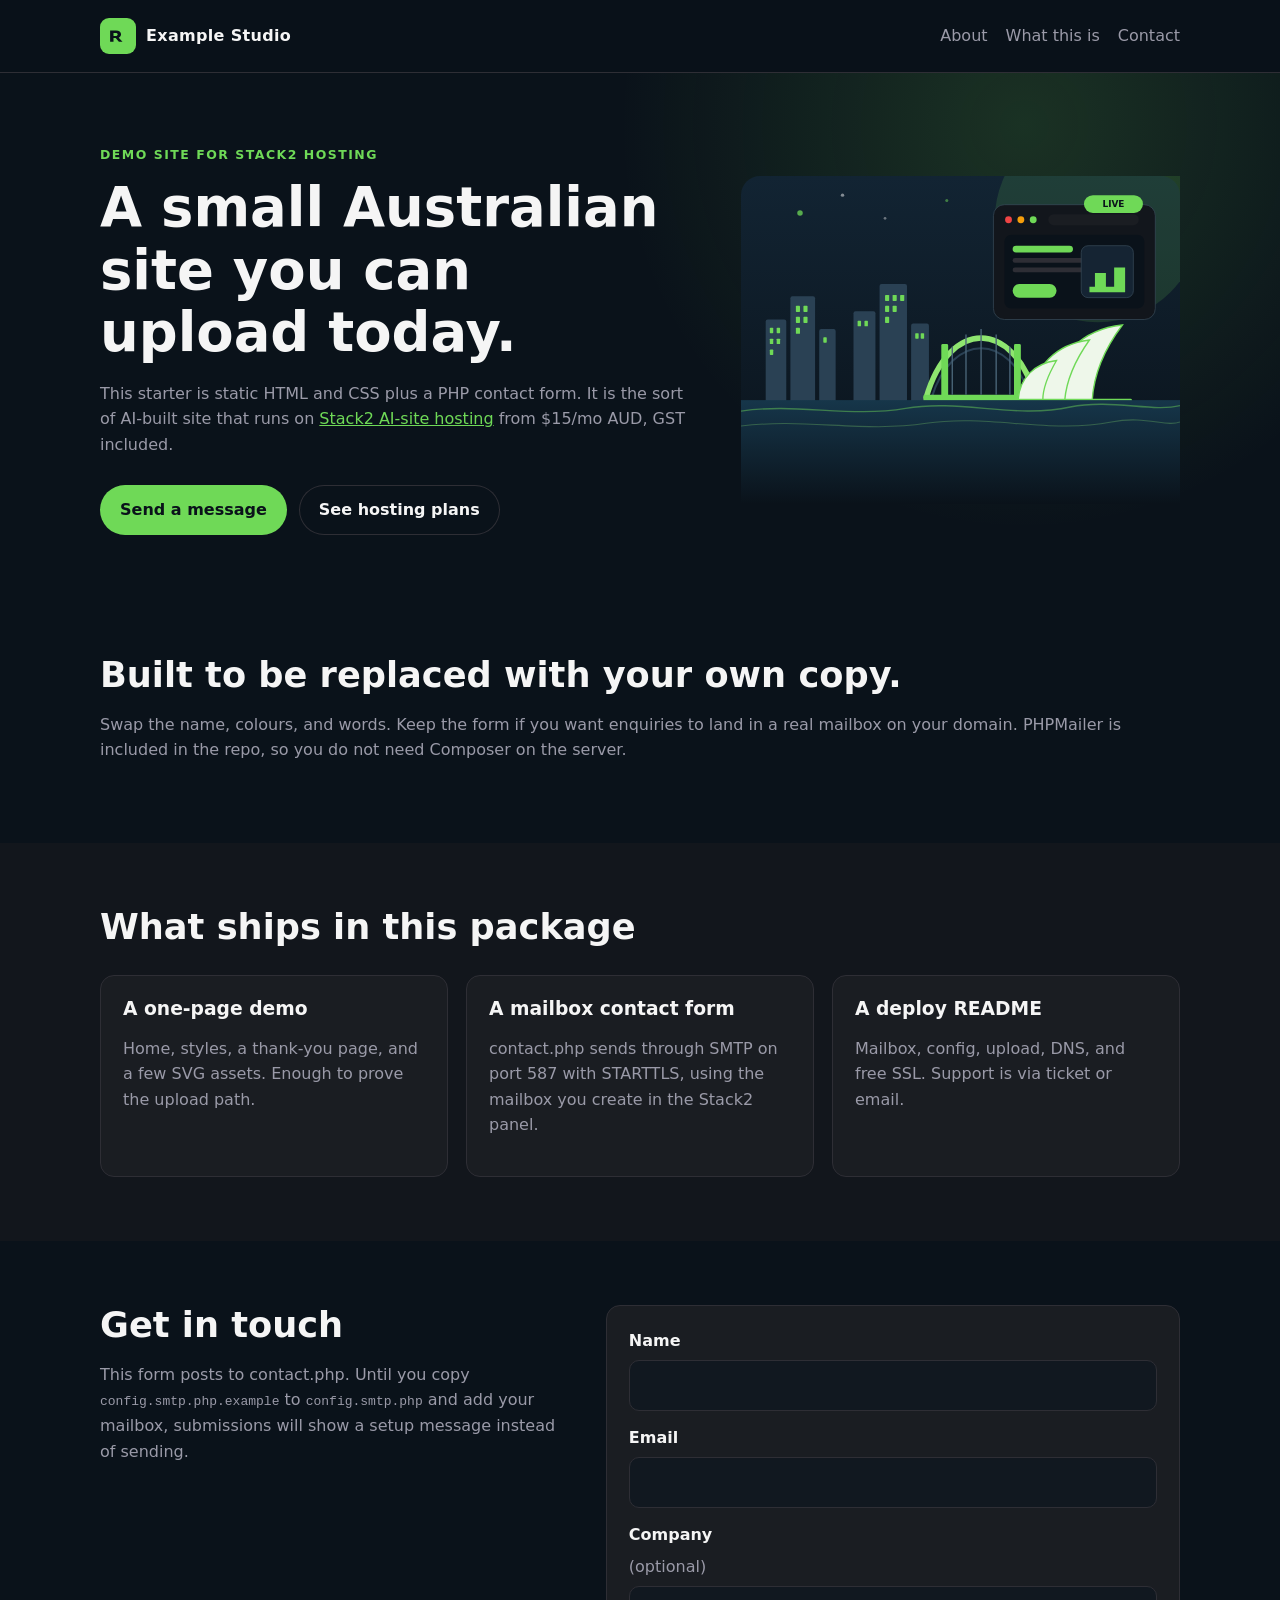
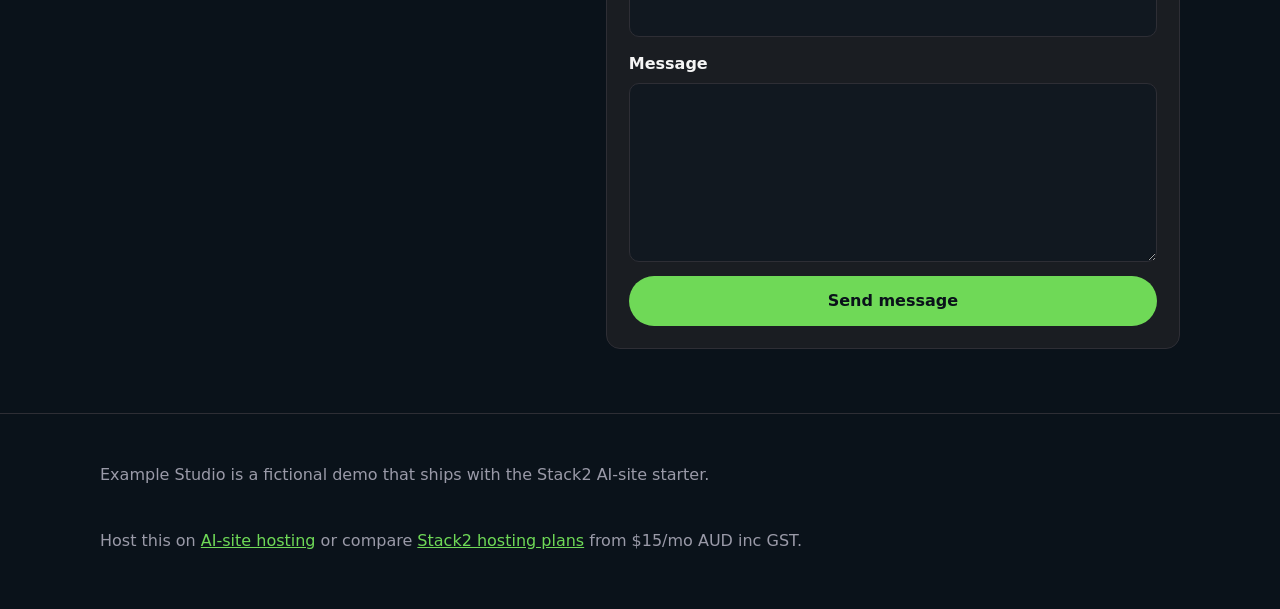
<file: index.html>
<!DOCTYPE html>
<html lang="en-AU">
<head>
    <meta charset="utf-8">
    <meta name="viewport" content="width=device-width, initial-scale=1">
    <title>Example Studio | Stack2 AI-site starter</title>
    <meta name="description" content="A minimal HTML, CSS and PHP demo site you can upload to Stack2 hosting in Australia.">
    <link rel="icon" href="assets/favicon.svg" type="image/svg+xml">
    <link rel="stylesheet" href="style.css">
</head>
<body>
    <a class="skip" href="#main">Skip to content</a>
    <header class="site-header">
        <div class="wrap bar">
            <a class="brand" href="index.html">
                <img src="assets/logo.svg" alt="" width="36" height="36">
                <span>Example Studio</span>
            </a>
            <nav aria-label="Primary">
                <a href="#about">About</a>
                <a href="#work">What this is</a>
                <a href="#contact">Contact</a>
            </nav>
        </div>
    </header>

    <main id="main">
        <section class="hero">
            <div class="wrap hero-grid">
                <div>
                    <p class="eyebrow">Demo site for Stack2 hosting</p>
                    <h1>A small Australian site you can upload today.</h1>
                    <p class="lede">This starter is static HTML and CSS plus a PHP contact form. It is the sort of AI-built site that runs on <a href="https://stack2.au/solutions/ai-site">Stack2 AI-site hosting</a> from $15/mo AUD, GST included.</p>
                    <div class="actions">
                        <a class="btn" href="#contact">Send a message</a>
                        <a class="btn btn-ghost" href="https://stack2.au/hosting">See hosting plans</a>
                    </div>
                </div>
                <img class="hero-art" src="assets/hero.svg" alt="Simple illustration of a Sydney skyline and a website going live">
            </div>
        </section>

        <section id="about" class="section">
            <div class="wrap">
                <h2>Built to be replaced with your own copy.</h2>
                <p>Swap the name, colours, and words. Keep the form if you want enquiries to land in a real mailbox on your domain. PHPMailer is included in the repo, so you do not need Composer on the server.</p>
            </div>
        </section>

        <section id="work" class="section section-alt">
            <div class="wrap">
                <h2>What ships in this package</h2>
                <ul class="cards">
                    <li>
                        <h3>A one-page demo</h3>
                        <p>Home, styles, a thank-you page, and a few SVG assets. Enough to prove the upload path.</p>
                    </li>
                    <li>
                        <h3>A mailbox contact form</h3>
                        <p>contact.php sends through SMTP on port 587 with STARTTLS, using the mailbox you create in the Stack2 panel.</p>
                    </li>
                    <li>
                        <h3>A deploy README</h3>
                        <p>Mailbox, config, upload, DNS, and free SSL. Support is via ticket or email.</p>
                    </li>
                </ul>
            </div>
        </section>

        <section id="contact" class="section">
            <div class="wrap split">
                <div>
                    <h2>Get in touch</h2>
                    <p>This form posts to contact.php. Until you copy <code>config.smtp.php.example</code> to <code>config.smtp.php</code> and add your mailbox, submissions will show a setup message instead of sending.</p>
                </div>
                <form class="form" action="contact.php" method="post" novalidate>
                    <label>
                        Name
                        <input type="text" name="name" autocomplete="name" required maxlength="200">
                    </label>
                    <label>
                        Email
                        <input type="email" name="email" autocomplete="email" required maxlength="254">
                    </label>
                    <label>
                        Company <span class="optional">(optional)</span>
                        <input type="text" name="company" autocomplete="organization" maxlength="200">
                    </label>
                    <label class="hp" aria-hidden="true">
                        Website
                        <input type="text" name="website" tabindex="-1" autocomplete="off">
                    </label>
                    <label>
                        Message
                        <textarea name="message" rows="6" required maxlength="5000"></textarea>
                    </label>
                    <button class="btn" type="submit">Send message</button>
                </form>
            </div>
        </section>
    </main>

    <footer class="site-footer">
        <div class="wrap footer-grid">
            <p>Example Studio is a fictional demo that ships with the Stack2 AI-site starter.</p>
            <p>
                Host this on
                <a href="https://stack2.au/solutions/ai-site">AI-site hosting</a>
                or compare
                <a href="https://stack2.au/hosting">Stack2 hosting plans</a>
                from $15/mo AUD inc GST.
            </p>
        </div>
    </footer>
</body>
</html>
</file>
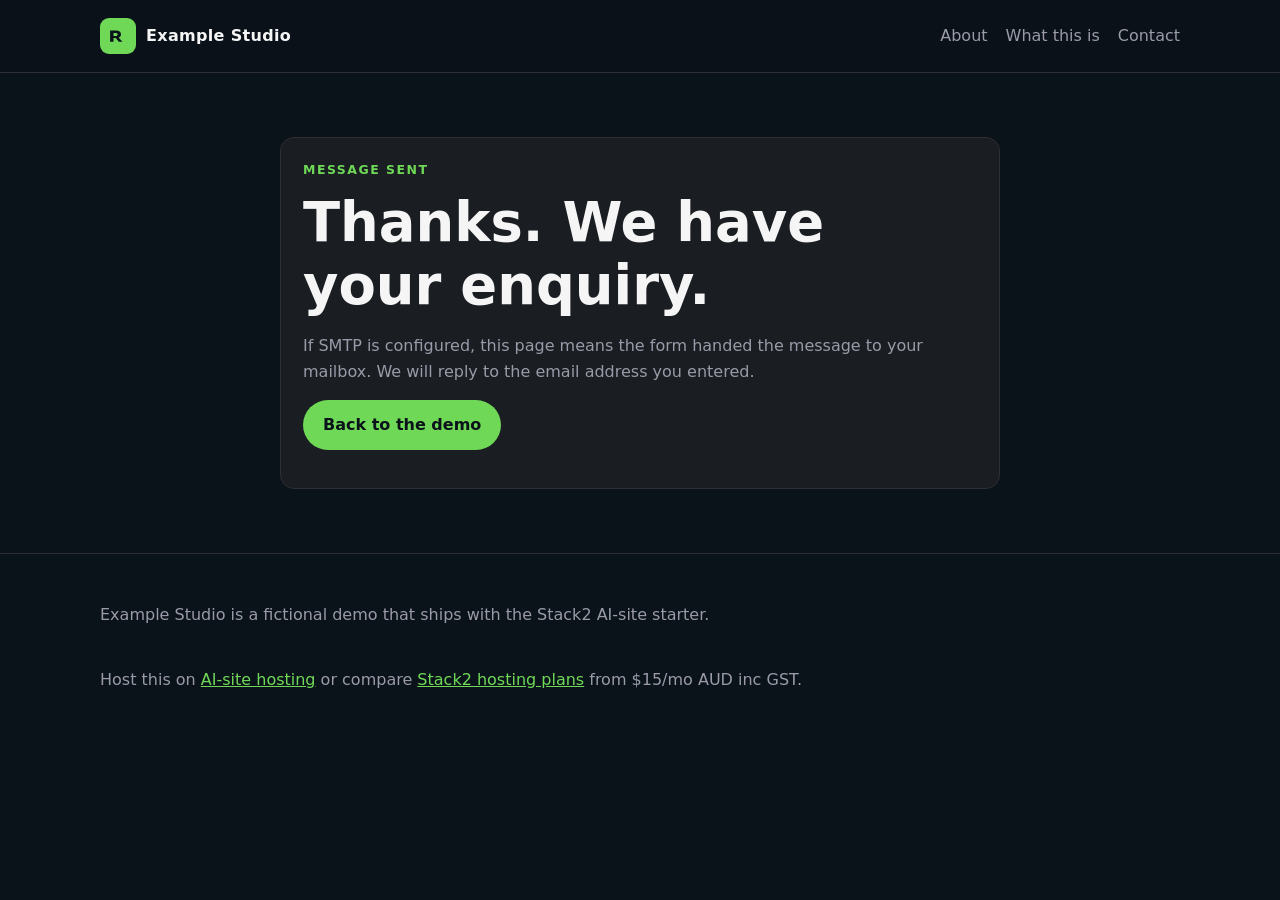
<file: thank-you.html>
<!DOCTYPE html>
<html lang="en-AU">
<head>
    <meta charset="utf-8">
    <meta name="viewport" content="width=device-width, initial-scale=1">
    <title>Thanks | Example Studio</title>
    <meta name="description" content="Your message has been sent.">
    <link rel="icon" href="assets/favicon.svg" type="image/svg+xml">
    <link rel="stylesheet" href="style.css">
</head>
<body>
    <a class="skip" href="#main">Skip to content</a>
    <header class="site-header">
        <div class="wrap bar">
            <a class="brand" href="index.html">
                <img src="assets/logo.svg" alt="" width="36" height="36">
                <span>Example Studio</span>
            </a>
            <nav aria-label="Primary">
                <a href="index.html#about">About</a>
                <a href="index.html#work">What this is</a>
                <a href="index.html#contact">Contact</a>
            </nav>
        </div>
    </header>

    <main id="main" class="wrap card-page">
        <p class="eyebrow">Message sent</p>
        <h1>Thanks. We have your enquiry.</h1>
        <p class="lede">If SMTP is configured, this page means the form handed the message to your mailbox. We will reply to the email address you entered.</p>
        <p><a class="btn" href="index.html">Back to the demo</a></p>
    </main>

    <footer class="site-footer">
        <div class="wrap footer-grid">
            <p>Example Studio is a fictional demo that ships with the Stack2 AI-site starter.</p>
            <p>
                Host this on
                <a href="https://stack2.au/solutions/ai-site">AI-site hosting</a>
                or compare
                <a href="https://stack2.au/hosting">Stack2 hosting plans</a>
                from $15/mo AUD inc GST.
            </p>
        </div>
    </footer>
</body>
</html>
</file>
<file: style.css>
:root {
    --bg: #0a121a;
    --bg-alt: #12161c;
    --panel: #1a1d22;
    --text: #f5f5f5;
    --muted: #9a9aa8;
    --line: #2e2e35;
    --accent: #6fd957;
    --accent-dark: #42ac27;
    --focus: #6b86ff;
    --error: #ef4444;
    --radius: 14px;
    --max: 1080px;
}

* {
    box-sizing: border-box;
}

html {
    scroll-behavior: smooth;
}

body {
    margin: 0;
    font-family: "Segoe UI", system-ui, -apple-system, sans-serif;
    background: var(--bg);
    color: var(--text);
    line-height: 1.6;
}

a {
    color: var(--accent);
}

a:hover {
    color: #8ee56f;
}

.skip {
    position: absolute;
    left: -999px;
    top: 0;
}

.skip:focus {
    left: 16px;
    top: 16px;
    z-index: 10;
    background: var(--accent);
    color: #0a121a;
    padding: 8px 12px;
    border-radius: 8px;
}

.wrap {
    width: min(var(--max), calc(100% - 32px));
    margin: 0 auto;
}

.site-header {
    border-bottom: 1px solid var(--line);
    background: rgba(10, 18, 26, 0.92);
    position: sticky;
    top: 0;
    z-index: 5;
}

.bar {
    display: flex;
    align-items: center;
    justify-content: space-between;
    gap: 16px;
    min-height: 72px;
}

.brand {
    display: flex;
    align-items: center;
    gap: 10px;
    color: var(--text);
    text-decoration: none;
    font-weight: 700;
    letter-spacing: 0.02em;
}

.brand img {
    display: block;
}

nav {
    display: flex;
    gap: 18px;
}

nav a {
    color: var(--muted);
    text-decoration: none;
}

nav a:hover,
nav a:focus {
    color: var(--text);
}

.hero {
    padding: 72px 0 56px;
    background:
        radial-gradient(circle at 80% 10%, rgba(111, 217, 87, 0.16), transparent 36%),
        var(--bg);
}

.hero-grid {
    display: grid;
    grid-template-columns: 1.15fr 0.85fr;
    gap: 48px;
    align-items: center;
}

.eyebrow {
    color: var(--accent);
    text-transform: uppercase;
    letter-spacing: 0.12em;
    font-size: 0.78rem;
    font-weight: 700;
    margin: 0 0 12px;
}

h1,
h2,
h3 {
    line-height: 1.15;
    margin: 0 0 16px;
}

h1 {
    font-size: clamp(2rem, 5vw, 3.4rem);
}

h2 {
    font-size: clamp(1.6rem, 3vw, 2.2rem);
}

.lede,
.section p,
.cards p {
    color: var(--muted);
}

.actions {
    display: flex;
    flex-wrap: wrap;
    gap: 12px;
    margin-top: 28px;
}

.btn {
    display: inline-flex;
    align-items: center;
    justify-content: center;
    background: var(--accent);
    color: #0a121a;
    text-decoration: none;
    border: 0;
    border-radius: 999px;
    padding: 12px 20px;
    font: inherit;
    font-weight: 700;
    cursor: pointer;
}

.btn:hover,
.btn:focus {
    background: #8ee56f;
    color: #0a121a;
}

.btn-ghost {
    background: transparent;
    color: var(--text);
    box-shadow: inset 0 0 0 1px var(--line);
}

.btn-ghost:hover,
.btn-ghost:focus {
    color: var(--text);
    background: var(--panel);
}

.hero-art {
    width: 100%;
    height: auto;
}

.section {
    padding: 64px 0;
}

.section-alt {
    background: var(--bg-alt);
}

.cards {
    list-style: none;
    padding: 0;
    margin: 28px 0 0;
    display: grid;
    grid-template-columns: repeat(3, 1fr);
    gap: 18px;
}

.cards li,
.form,
.card-page {
    background: var(--panel);
    border: 1px solid var(--line);
    border-radius: var(--radius);
    padding: 22px;
}

.split {
    display: grid;
    grid-template-columns: 0.9fr 1.1fr;
    gap: 36px;
    align-items: start;
}

.form {
    display: grid;
    gap: 14px;
}

label {
    display: grid;
    gap: 6px;
    font-weight: 600;
}

.optional,
code {
    font-weight: 400;
    color: var(--muted);
}

input,
textarea {
    width: 100%;
    border: 1px solid var(--line);
    background: #111820;
    color: var(--text);
    border-radius: 10px;
    padding: 12px 14px;
    font: inherit;
}

input:focus,
textarea:focus,
.btn:focus,
a:focus {
    outline: 2px solid var(--focus);
    outline-offset: 2px;
}

.hp {
    position: absolute;
    left: -9999px;
    height: 0;
    overflow: hidden;
}

.card-page {
    margin: 64px auto;
    max-width: 720px;
}

.site-footer {
    border-top: 1px solid var(--line);
    padding: 32px 0 40px;
    color: var(--muted);
}

.footer-grid {
    display: grid;
    gap: 8px;
}

@media (max-width: 860px) {
    .hero-grid,
    .cards,
    .split {
        grid-template-columns: 1fr;
    }

    nav {
        gap: 12px;
        font-size: 0.95rem;
    }

    .hero {
        padding-top: 40px;
    }
}
</file>
